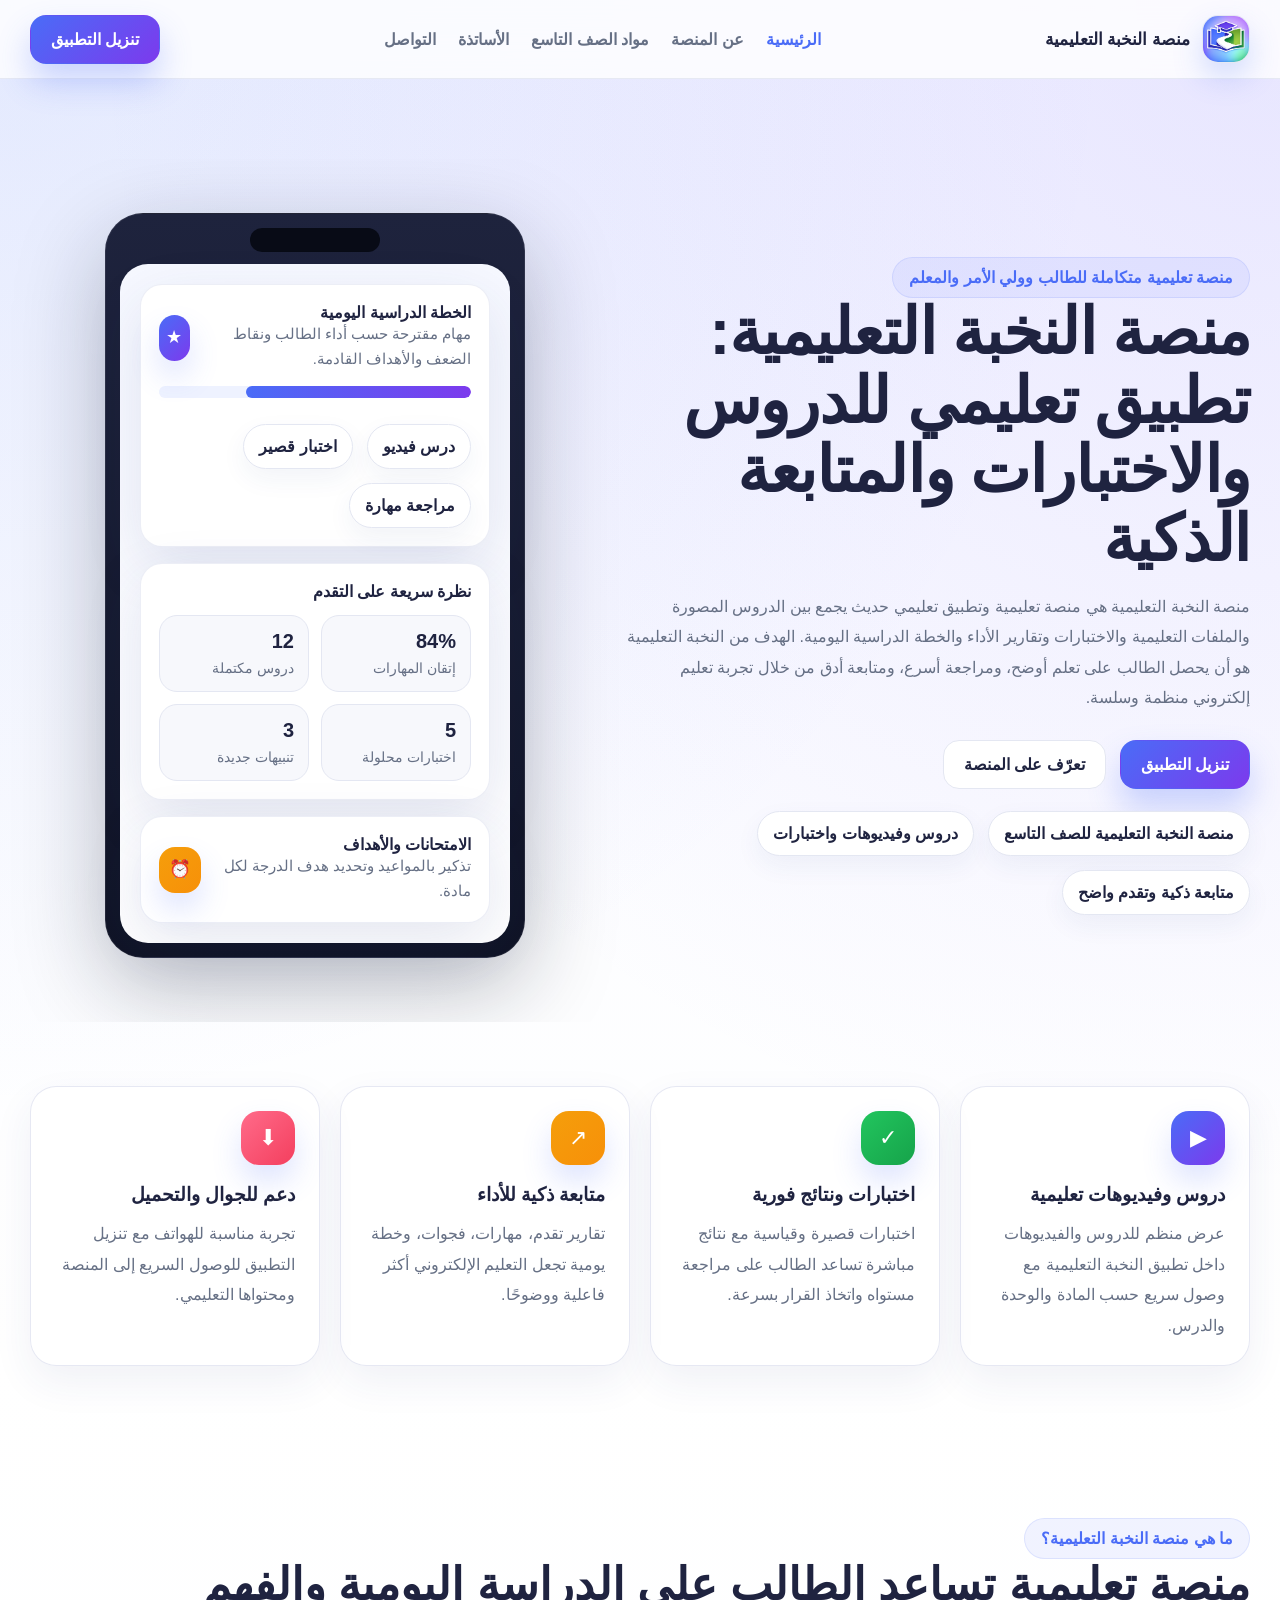
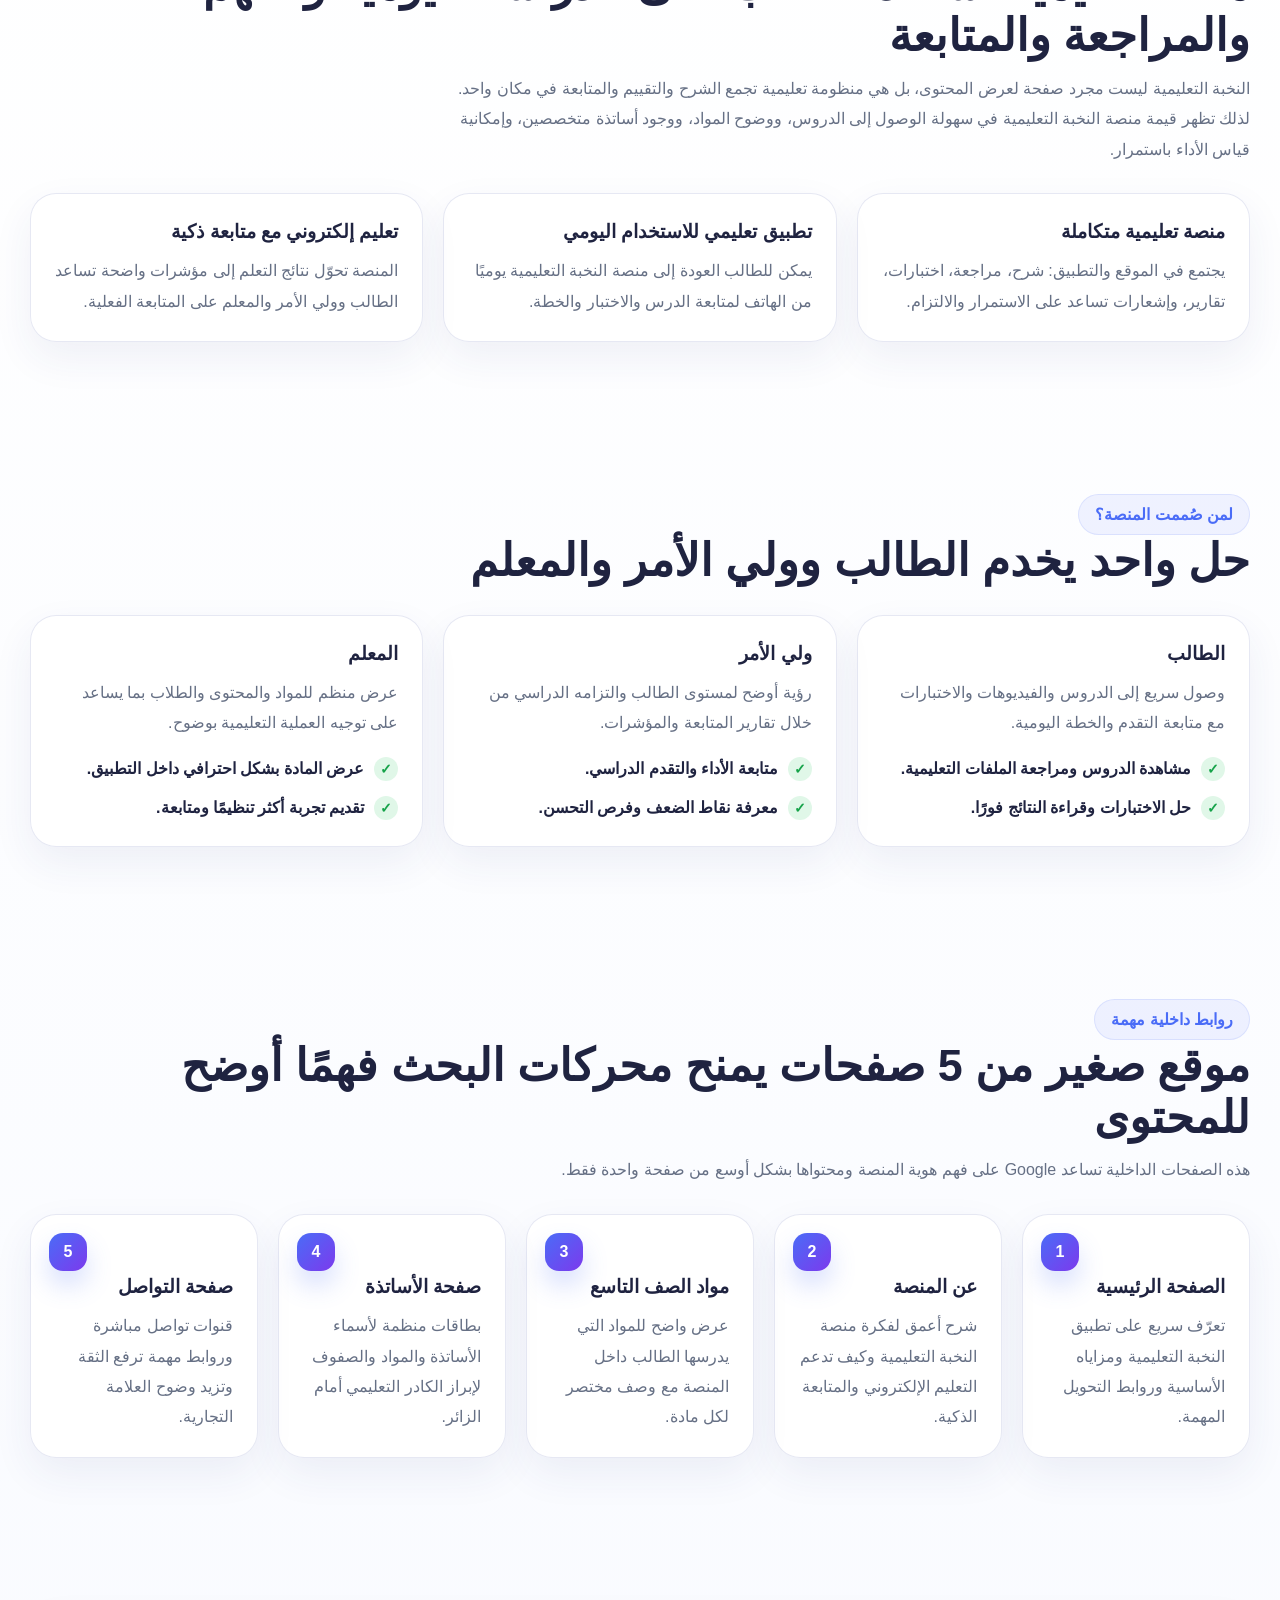
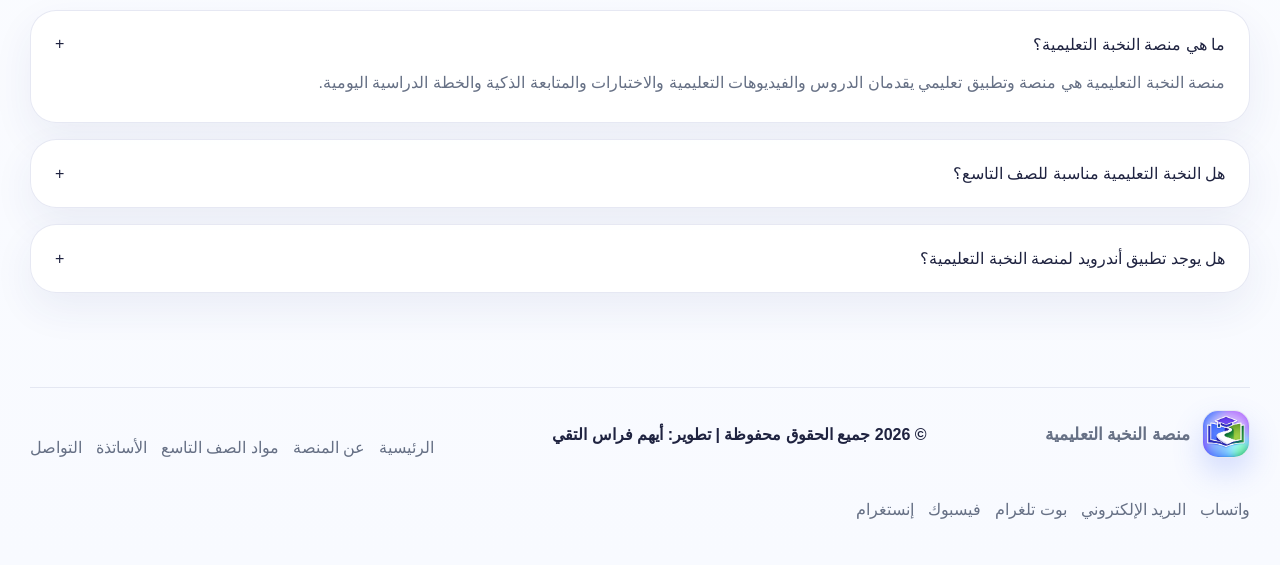
<file: index.html>
<!DOCTYPE html>
<html lang="ar" dir="rtl">
<head>
  <meta charset="UTF-8" />
  <meta name="viewport" content="width=device-width, initial-scale=1.0" />
  <title>منصة النخبة التعليمية | تطبيق تعليمي للدروس والاختبارات والمتابعة الذكية</title>
  <meta name="description" content="منصة النخبة التعليمية هي منصة وتطبيق تعليمي حديث يوفّر الدروس والفيديوهات التعليمية والاختبارات وتتبع التقدم والخطة الدراسية اليومية والمتابعة الذكية للطلاب." />
  <meta name="robots" content="index, follow, max-image-preview:large" />
  <meta name="theme-color" content="#4A6CF7" />
  <meta name="author" content="أيهم فراس التقي" />
  <link rel="canonical" href="https://alnokhbaeducation.com/" />
  <link rel="icon" type="image/jpeg" href="assets/images/logo.png" />
  <meta property="og:locale" content="ar_AR" />
  <meta property="og:type" content="website" />
  <meta property="og:title" content="منصة النخبة التعليمية | تطبيق تعليمي للدروس والاختبارات والمتابعة الذكية" />
  <meta property="og:description" content="منصة النخبة التعليمية هي منصة وتطبيق تعليمي حديث يوفّر الدروس والفيديوهات التعليمية والاختبارات وتتبع التقدم والخطة الدراسية اليومية والمتابعة الذكية للطلاب." />
  <meta property="og:url" content="https://alnokhbaeducation.com/" />
  <meta property="og:site_name" content="منصة النخبة التعليمية" />
  <meta property="og:image" content="https://alnokhbaeducation.com/assets/images/logo.png" />
  <meta property="og:image:alt" content="شعار منصة النخبة التعليمية" />
  <meta name="twitter:card" content="summary_large_image" />
  <meta name="twitter:title" content="منصة النخبة التعليمية | تطبيق تعليمي للدروس والاختبارات والمتابعة الذكية" />
  <meta name="twitter:description" content="منصة النخبة التعليمية هي منصة وتطبيق تعليمي حديث يوفّر الدروس والفيديوهات التعليمية والاختبارات وتتبع التقدم والخطة الدراسية اليومية والمتابعة الذكية للطلاب." />
  <meta name="twitter:image" content="https://alnokhbaeducation.com/assets/images/logo.png" />
  <link rel="stylesheet" href="assets/css/styles.css" />

  <script type="application/ld+json">
  {
    "@context": "https://schema.org",
    "@graph": [
      {
        "@type": "EducationalOrganization",
        "name": "منصة النخبة التعليمية",
        "alternateName": ["النخبة التعليمية", "النخبة"],
        "url": "https://alnokhbaeducation.com/",
        "logo": "https://alnokhbaeducation.com/assets/images/logo.png",
        "description": "منصة النخبة التعليمية هي منصة وتطبيق تعليمي حديث يوفّر الدروس والفيديوهات التعليمية والاختبارات والمتابعة الذكية للطلاب.",
        "inLanguage": "ar"
      },
      {
        "@type": "WebSite",
        "name": "منصة النخبة التعليمية",
        "url": "https://alnokhbaeducation.com/",
        "inLanguage": "ar"
      },
      {
        "@type": "WebPage",
        "name": "منصة النخبة التعليمية | تطبيق تعليمي للدروس والاختبارات والمتابعة الذكية",
        "url": "https://alnokhbaeducation.com/",
        "description": "منصة النخبة التعليمية هي منصة وتطبيق تعليمي حديث يوفّر الدروس والفيديوهات التعليمية والاختبارات وتتبع التقدم والخطة الدراسية اليومية والمتابعة الذكية للطلاب.",
        "inLanguage": "ar"
      }
      ,
      {
        "@type": "FAQPage",
        "mainEntity": [
          {"@type":"Question","name":"ما هي منصة النخبة التعليمية؟","acceptedAnswer":{"@type":"Answer","text":"منصة النخبة التعليمية هي منصة وتطبيق تعليمي يقدمان الدروس والفيديوهات والاختبارات والمتابعة الذكية وخطة الدراسة اليومية للطلاب."}},
          {"@type":"Question","name":"هل منصة النخبة التعليمية مناسبة للصف التاسع؟","acceptedAnswer":{"@type":"Answer","text":"نعم، تعرض المنصة مواد الصف التاسع بشكل منظم مع أساتذة متخصصين واختبارات وتقارير متابعة."}},
          {"@type":"Question","name":"هل يوجد تطبيق أندرويد لمنصة النخبة التعليمية؟","acceptedAnswer":{"@type":"Answer","text":"نعم، يمكن تنزيل تطبيق منصة النخبة التعليمية واستخدامه للوصول إلى الدروس والاختبارات والمتابعة من الهاتف."}}
        ]
      }
    ]
  }
  </script>
</head>
<body>
  <header class="topbar">
    <div class="container">
      <nav class="nav" aria-label="التنقل الرئيسي">
        <a href="index.html" class="brand" aria-label="العودة إلى الصفحة الرئيسية">
          <span class="brand-mark"><img src="assets/images/logo.png" alt="شعار منصة النخبة التعليمية" /></span>
          <span>منصة النخبة التعليمية</span>
        </a>
        <div class="nav-links"><a href="index.html" class="active">الرئيسية</a><a href="about.html" class="">عن المنصة</a><a href="subjects.html" class="">مواد الصف التاسع</a><a href="teachers.html" class="">الأساتذة</a><a href="contact.html" class="">التواصل</a></div>
        <div class="nav-actions">
          <a class="btn btn-primary hidden-mobile" href="https://pub-e38172bdcd4147c8b03109bd570bbd51.r2.dev/app-release.apk" target="_blank" rel="noopener">تنزيل التطبيق</a>
          <button class="menu-btn" id="menuBtn" aria-label="فتح القائمة" aria-expanded="false">☰</button>
        </div>
      </nav>
      <div class="mobile-nav" id="mobileNav"><div class="nav-links"><a href="index.html" class="active">الرئيسية</a><a href="about.html" class="">عن المنصة</a><a href="subjects.html" class="">مواد الصف التاسع</a><a href="teachers.html" class="">الأساتذة</a><a href="contact.html" class="">التواصل</a><a class="btn btn-primary" href="https://pub-e38172bdcd4147c8b03109bd570bbd51.r2.dev/app-release.apk" target="_blank" rel="noopener">تنزيل التطبيق</a></div></div>
    </div>
  </header>
  <main>
    <section class="page-hero">
      <div class="container"></div>
    </section>

    <section class="hero">
      <div class="container hero-grid">
        <div>
          <span class="eyebrow">منصة تعليمية متكاملة للطالب وولي الأمر والمعلم</span>
          <h1>منصة النخبة التعليمية: تطبيق تعليمي للدروس والاختبارات والمتابعة الذكية</h1>
          <p>
            منصة النخبة التعليمية هي منصة تعليمية وتطبيق تعليمي حديث يجمع بين الدروس المصورة والملفات التعليمية والاختبارات وتقارير الأداء والخطة الدراسية اليومية.
            الهدف من النخبة التعليمية هو أن يحصل الطالب على تعلم أوضح، ومراجعة أسرع، ومتابعة أدق من خلال تجربة تعليم إلكتروني منظمة وسلسة.
          </p>
          <div class="hero-actions">
            <a class="btn btn-primary" href="https://pub-e38172bdcd4147c8b03109bd570bbd51.r2.dev/app-release.apk" target="_blank" rel="noopener">تنزيل التطبيق</a>
            <a class="btn btn-soft" href="about.html">تعرّف على المنصة</a>
          </div>
          <div class="hero-meta">
            <span class="pill">منصة النخبة التعليمية للصف التاسع</span>
            <span class="pill">دروس وفيديوهات واختبارات</span>
            <span class="pill">متابعة ذكية وتقدم واضح</span>
          </div>
        </div>
        <div>
          <div class="phone" aria-label="معاينة تطبيق منصة النخبة التعليمية">
            <div class="phone-notch"></div>
            <div class="phone-screen">
              <div class="screen-card">
                <div class="screen-row">
                  <div>
                    <div class="screen-title">الخطة الدراسية اليومية</div>
                    <div class="screen-muted">مهام مقترحة حسب أداء الطالب ونقاط الضعف والأهداف القادمة.</div>
                  </div>
                  <div class="icon" style="margin:0;width:46px;height:46px;border-radius:16px;font-size:1.1rem;">★</div>
                </div>
                <div class="progress"><span style="width:72%"></span></div>
                <div class="badge-row">
                  <span class="subject-pill">درس فيديو</span>
                  <span class="subject-pill">اختبار قصير</span>
                  <span class="subject-pill">مراجعة مهارة</span>
                </div>
              </div>
              <div class="screen-card">
                <div class="screen-title">نظرة سريعة على التقدم</div>
                <div class="mini-grid">
                  <div class="mini-item"><b>84%</b><span>إتقان المهارات</span></div>
                  <div class="mini-item"><b>12</b><span>دروس مكتملة</span></div>
                  <div class="mini-item"><b>5</b><span>اختبارات محلولة</span></div>
                  <div class="mini-item"><b>3</b><span>تنبيهات جديدة</span></div>
                </div>
              </div>
              <div class="screen-card">
                <div class="screen-row">
                  <div>
                    <div class="screen-title">الامتحانات والأهداف</div>
                    <div class="screen-muted">تذكير بالمواعيد وتحديد هدف الدرجة لكل مادة.</div>
                  </div>
                  <div class="icon warning" style="margin:0;width:46px;height:46px;border-radius:16px;font-size:1.1rem;">⏰</div>
                </div>
              </div>
            </div>
          </div>
        </div>
      </div>
    </section>

    <section class="section-sm">
      <div class="container cards-4">
        <article class="card">
          <div class="icon">▶</div>
          <h3>دروس وفيديوهات تعليمية</h3>
          <p>عرض منظم للدروس والفيديوهات داخل تطبيق النخبة التعليمية مع وصول سريع حسب المادة والوحدة والدرس.</p>
        </article>
        <article class="card">
          <div class="icon success">✓</div>
          <h3>اختبارات ونتائج فورية</h3>
          <p>اختبارات قصيرة وقياسية مع نتائج مباشرة تساعد الطالب على مراجعة مستواه واتخاذ القرار بسرعة.</p>
        </article>
        <article class="card">
          <div class="icon warning">↗</div>
          <h3>متابعة ذكية للأداء</h3>
          <p>تقارير تقدم، مهارات، فجوات، وخطة يومية تجعل التعليم الإلكتروني أكثر فاعلية ووضوحًا.</p>
        </article>
        <article class="card">
          <div class="icon pink">⬇</div>
          <h3>دعم للجوال والتحميل</h3>
          <p>تجربة مناسبة للهواتف مع تنزيل التطبيق للوصول السريع إلى المنصة ومحتواها التعليمي.</p>
        </article>
      </div>
    </section>

    <section class="section">
      <div class="container section-head">
        <div class="section-tag">ما هي منصة النخبة التعليمية؟</div>
        <h2>منصة تعليمية تساعد الطالب على الدراسة اليومية والفهم والمراجعة والمتابعة</h2>
        <p>
          النخبة التعليمية ليست مجرد صفحة لعرض المحتوى، بل هي منظومة تعليمية تجمع الشرح والتقييم والمتابعة في مكان واحد.
          لذلك تظهر قيمة منصة النخبة التعليمية في سهولة الوصول إلى الدروس، ووضوح المواد، ووجود أساتذة متخصصين، وإمكانية قياس الأداء باستمرار.
        </p>
      </div>
      <div class="container cards-3">
        <article class="info-card">
          <h3>منصة تعليمية متكاملة</h3>
          <p>يجتمع في الموقع والتطبيق: شرح، مراجعة، اختبارات، تقارير، وإشعارات تساعد على الاستمرار والالتزام.</p>
        </article>
        <article class="info-card">
          <h3>تطبيق تعليمي للاستخدام اليومي</h3>
          <p>يمكن للطالب العودة إلى منصة النخبة التعليمية يوميًا من الهاتف لمتابعة الدرس والاختبار والخطة.</p>
        </article>
        <article class="info-card">
          <h3>تعليم إلكتروني مع متابعة ذكية</h3>
          <p>المنصة تحوّل نتائج التعلم إلى مؤشرات واضحة تساعد الطالب وولي الأمر والمعلم على المتابعة الفعلية.</p>
        </article>
      </div>
    </section>

    <section class="section-sm">
      <div class="container section-head">
        <div class="section-tag">لمن صُممت المنصة؟</div>
        <h2>حل واحد يخدم الطالب وولي الأمر والمعلم</h2>
      </div>
      <div class="container cards-3">
        <article class="card">
          <h3>الطالب</h3>
          <p>وصول سريع إلى الدروس والفيديوهات والاختبارات مع متابعة التقدم والخطة اليومية.</p>
          <ul class="list">
            <li><span class="check">✓</span><span>مشاهدة الدروس ومراجعة الملفات التعليمية.</span></li>
            <li><span class="check">✓</span><span>حل الاختبارات وقراءة النتائج فورًا.</span></li>
          </ul>
        </article>
        <article class="card">
          <h3>ولي الأمر</h3>
          <p>رؤية أوضح لمستوى الطالب والتزامه الدراسي من خلال تقارير المتابعة والمؤشرات.</p>
          <ul class="list">
            <li><span class="check">✓</span><span>متابعة الأداء والتقدم الدراسي.</span></li>
            <li><span class="check">✓</span><span>معرفة نقاط الضعف وفرص التحسن.</span></li>
          </ul>
        </article>
        <article class="card">
          <h3>المعلم</h3>
          <p>عرض منظم للمواد والمحتوى والطلاب بما يساعد على توجيه العملية التعليمية بوضوح.</p>
          <ul class="list">
            <li><span class="check">✓</span><span>عرض المادة بشكل احترافي داخل التطبيق.</span></li>
            <li><span class="check">✓</span><span>تقديم تجربة أكثر تنظيمًا ومتابعة.</span></li>
          </ul>
        </article>
      </div>
    </section>

    <section class="section">
      <div class="container section-head">
        <div class="section-tag">روابط داخلية مهمة</div>
        <h2>موقع صغير من 5 صفحات يمنح محركات البحث فهمًا أوضح للمحتوى</h2>
        <p>هذه الصفحات الداخلية تساعد Google على فهم هوية المنصة ومحتواها بشكل أوسع من صفحة واحدة فقط.</p>
      </div>
      <div class="container timeline">
        <article class="timeline-card" data-step="1"><h3>الصفحة الرئيسية</h3><p>تعرّف سريع على تطبيق النخبة التعليمية ومزاياه الأساسية وروابط التحويل المهمة.</p></article>
        <article class="timeline-card" data-step="2"><h3>عن المنصة</h3><p>شرح أعمق لفكرة منصة النخبة التعليمية وكيف تدعم التعليم الإلكتروني والمتابعة الذكية.</p></article>
        <article class="timeline-card" data-step="3"><h3>مواد الصف التاسع</h3><p>عرض واضح للمواد التي يدرسها الطالب داخل المنصة مع وصف مختصر لكل مادة.</p></article>
        <article class="timeline-card" data-step="4"><h3>صفحة الأساتذة</h3><p>بطاقات منظمة لأسماء الأساتذة والمواد والصفوف لإبراز الكادر التعليمي أمام الزائر.</p></article>
        <article class="timeline-card" data-step="5"><h3>صفحة التواصل</h3><p>قنوات تواصل مباشرة وروابط مهمة ترفع الثقة وتزيد وضوح العلامة التجارية.</p></article>
      </div>
    </section>

    <section class="section-sm">
      <div class="container faq-list">
        <details class="faq-item" open>
          <summary><span>ما هي منصة النخبة التعليمية؟</span><span>+</span></summary>
          <div class="faq-answer"><p>منصة النخبة التعليمية هي منصة وتطبيق تعليمي يقدمان الدروس والفيديوهات التعليمية والاختبارات والمتابعة الذكية والخطة الدراسية اليومية.</p></div>
        </details>
        <details class="faq-item">
          <summary><span>هل النخبة التعليمية مناسبة للصف التاسع؟</span><span>+</span></summary>
          <div class="faq-answer"><p>نعم، المنصة تعرض مواد الصف التاسع مع أساتذة متخصصين ومحتوى منظم يساعد على المراجعة والمتابعة والاختبار.</p></div>
        </details>
        <details class="faq-item">
          <summary><span>هل يوجد تطبيق أندرويد لمنصة النخبة التعليمية؟</span><span>+</span></summary>
          <div class="faq-answer"><p>نعم، يمكن تنزيل تطبيق منصة النخبة التعليمية من الرابط المباشر واستخدامه للوصول إلى المحتوى التعليمي من الهاتف.</p></div>
        </details>
      </div>
    </section>

  </main>
  <footer class="footer">
    <div class="container footer-box">
      <div class="brand">
        <span class="brand-mark"><img src="assets/images/logo.png" alt="شعار منصة النخبة التعليمية" /></span>
        <span>منصة النخبة التعليمية</span>
      </div>
      <div class="text-strong">© <span id="year"></span> جميع الحقوق محفوظة | تطوير: أيهم فراس التقي</div>
      <div class="contact-links"><a href="index.html">الرئيسية</a><a href="about.html">عن المنصة</a><a href="subjects.html">مواد الصف التاسع</a><a href="teachers.html">الأساتذة</a><a href="contact.html">التواصل</a></div>
      <div class="contact-links"><a href="https://wa.me/963953668822" target="_blank" rel="noopener">واتساب</a><a href="mailto:alnokhbaeducation@gmail.com" target="_blank" rel="noopener">البريد الإلكتروني</a><a href="https://t.me/NokhbaTechnicalBot" target="_blank" rel="noopener">بوت تلغرام</a><a href="https://www.facebook.com/share/1Qem5GpYRY/" target="_blank" rel="noopener">فيسبوك</a><a href="https://www.instagram.com/alnokhbaeducation?igsh=MXB6eGl1bzdsa2p1YQ==" target="_blank" rel="noopener">إنستغرام</a></div>
    </div>
  </footer>
  <script src="assets/js/app.js"></script>
</body>
</html>
</file>
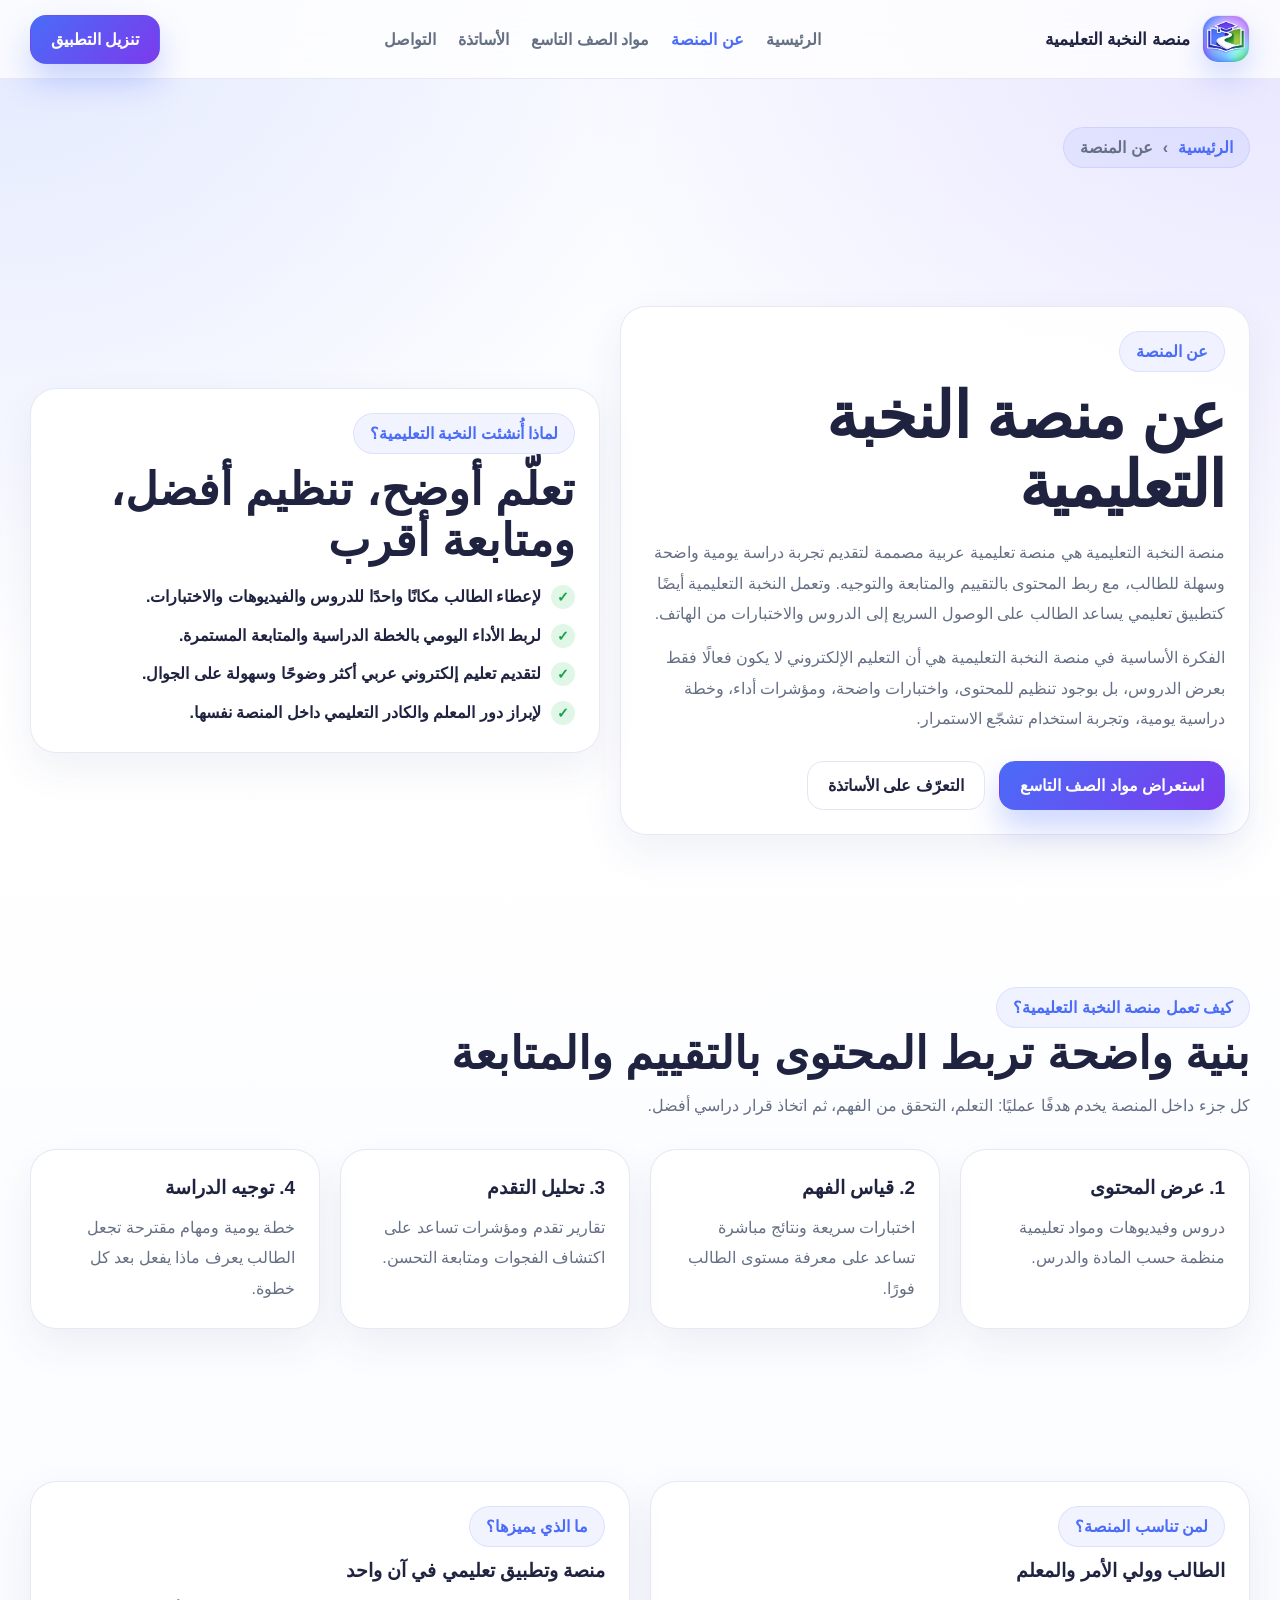
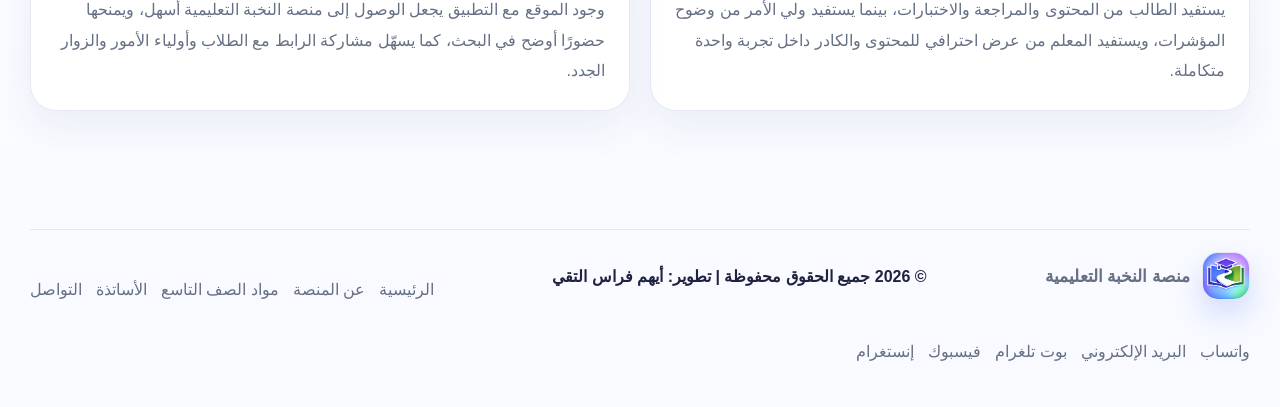
<file: about.html>
<!DOCTYPE html>
<html lang="ar" dir="rtl">
<head>
  <meta charset="UTF-8" />
  <meta name="viewport" content="width=device-width, initial-scale=1.0" />
  <title>عن منصة النخبة التعليمية | منصة تعليمية وتطبيق تعليمي للصف التاسع</title>
  <meta name="description" content="تعرّف على منصة النخبة التعليمية: منصة تعليمية وتطبيق تعليمي يركزان على الدروس والاختبارات والمتابعة الذكية لطلاب الصف التاسع." />
  <meta name="robots" content="index, follow, max-image-preview:large" />
  <meta name="theme-color" content="#4A6CF7" />
  <meta name="author" content="أيهم فراس التقي" />
  <link rel="canonical" href="https://alnokhbaeducation.com/about.html" />
  <link rel="icon" type="image/jpeg" href="assets/images/logo.png" />
  <meta property="og:locale" content="ar_AR" />
  <meta property="og:type" content="website" />
  <meta property="og:title" content="عن منصة النخبة التعليمية | منصة تعليمية وتطبيق تعليمي للصف التاسع" />
  <meta property="og:description" content="تعرّف على منصة النخبة التعليمية: منصة تعليمية وتطبيق تعليمي يركزان على الدروس والاختبارات والمتابعة الذكية لطلاب الصف التاسع." />
  <meta property="og:url" content="https://alnokhbaeducation.com/about.html" />
  <meta property="og:site_name" content="منصة النخبة التعليمية" />
  <meta property="og:image" content="https://alnokhbaeducation.com/assets/images/logo.png" />
  <meta property="og:image:alt" content="شعار منصة النخبة التعليمية" />
  <meta name="twitter:card" content="summary_large_image" />
  <meta name="twitter:title" content="عن منصة النخبة التعليمية | منصة تعليمية وتطبيق تعليمي للصف التاسع" />
  <meta name="twitter:description" content="تعرّف على منصة النخبة التعليمية: منصة تعليمية وتطبيق تعليمي يركزان على الدروس والاختبارات والمتابعة الذكية لطلاب الصف التاسع." />
  <meta name="twitter:image" content="https://alnokhbaeducation.com/assets/images/logo.png" />
  <link rel="stylesheet" href="assets/css/styles.css" />

  <script type="application/ld+json">
  {
    "@context": "https://schema.org",
    "@graph": [
      {
        "@type": "EducationalOrganization",
        "name": "منصة النخبة التعليمية",
        "alternateName": ["النخبة التعليمية", "النخبة"],
        "url": "https://alnokhbaeducation.com/",
        "logo": "https://alnokhbaeducation.com/assets/images/logo.png",
        "description": "منصة النخبة التعليمية هي منصة وتطبيق تعليمي حديث يوفّر الدروس والفيديوهات التعليمية والاختبارات والمتابعة الذكية للطلاب.",
        "inLanguage": "ar"
      },
      {
        "@type": "WebSite",
        "name": "منصة النخبة التعليمية",
        "url": "https://alnokhbaeducation.com/",
        "inLanguage": "ar"
      },
      {
        "@type": "WebPage",
        "name": "عن منصة النخبة التعليمية | منصة تعليمية وتطبيق تعليمي للصف التاسع",
        "url": "https://alnokhbaeducation.com/about.html",
        "description": "تعرّف على منصة النخبة التعليمية: منصة تعليمية وتطبيق تعليمي يركزان على الدروس والاختبارات والمتابعة الذكية لطلاب الصف التاسع.",
        "inLanguage": "ar"
      }
      ,
      {
        "@type": "BreadcrumbList",
        "itemListElement": [
          {"@type": "ListItem", "position": 1, "name": "الرئيسية", "item": "https://alnokhbaeducation.com/"},
          {"@type": "ListItem", "position": 2, "name": "عن المنصة", "item": "https://alnokhbaeducation.com/about.html"}
        ]
      }
    ]
  }
  </script>
</head>
<body>
  <header class="topbar">
    <div class="container">
      <nav class="nav" aria-label="التنقل الرئيسي">
        <a href="index.html" class="brand" aria-label="العودة إلى الصفحة الرئيسية">
          <span class="brand-mark"><img src="assets/images/logo.png" alt="شعار منصة النخبة التعليمية" /></span>
          <span>منصة النخبة التعليمية</span>
        </a>
        <div class="nav-links"><a href="index.html" class="">الرئيسية</a><a href="about.html" class="active">عن المنصة</a><a href="subjects.html" class="">مواد الصف التاسع</a><a href="teachers.html" class="">الأساتذة</a><a href="contact.html" class="">التواصل</a></div>
        <div class="nav-actions">
          <a class="btn btn-primary hidden-mobile" href="https://pub-e38172bdcd4147c8b03109bd570bbd51.r2.dev/app-release.apk" target="_blank" rel="noopener">تنزيل التطبيق</a>
          <button class="menu-btn" id="menuBtn" aria-label="فتح القائمة" aria-expanded="false">☰</button>
        </div>
      </nav>
      <div class="mobile-nav" id="mobileNav"><div class="nav-links"><a href="index.html" class="">الرئيسية</a><a href="about.html" class="active">عن المنصة</a><a href="subjects.html" class="">مواد الصف التاسع</a><a href="teachers.html" class="">الأساتذة</a><a href="contact.html" class="">التواصل</a><a class="btn btn-primary" href="https://pub-e38172bdcd4147c8b03109bd570bbd51.r2.dev/app-release.apk" target="_blank" rel="noopener">تنزيل التطبيق</a></div></div>
    </div>
  </header>
  <main>
    <section class="page-hero">
      <div class="container"><div class="breadcrumbs"><a href="index.html">الرئيسية</a><span>›</span><span>عن المنصة</span></div></div>
    </section>

    <section class="section">
      <div class="container split">
        <article class="page-panel">
          <div class="section-tag kicker">عن المنصة</div>
          <h1>عن منصة النخبة التعليمية</h1>
          <p>
            منصة النخبة التعليمية هي منصة تعليمية عربية مصممة لتقديم تجربة دراسة يومية واضحة وسهلة للطالب، مع ربط المحتوى بالتقييم والمتابعة والتوجيه.
            وتعمل النخبة التعليمية أيضًا كتطبيق تعليمي يساعد الطالب على الوصول السريع إلى الدروس والاختبارات من الهاتف.
          </p>
          <p>
            الفكرة الأساسية في منصة النخبة التعليمية هي أن التعليم الإلكتروني لا يكون فعالًا فقط بعرض الدروس، بل بوجود تنظيم للمحتوى،
            واختبارات واضحة، ومؤشرات أداء، وخطة دراسية يومية، وتجربة استخدام تشجّع الاستمرار.
          </p>
          <div class="inline-actions">
            <a class="btn btn-primary" href="subjects.html">استعراض مواد الصف التاسع</a>
            <a class="btn btn-soft" href="teachers.html">التعرّف على الأساتذة</a>
          </div>
        </article>
        <article class="page-panel">
          <div class="section-tag kicker">لماذا أُنشئت النخبة التعليمية؟</div>
          <h2>تعلّم أوضح، تنظيم أفضل، ومتابعة أقرب</h2>
          <ul class="list">
            <li><span class="check">✓</span><span>لإعطاء الطالب مكانًا واحدًا للدروس والفيديوهات والاختبارات.</span></li>
            <li><span class="check">✓</span><span>لربط الأداء اليومي بالخطة الدراسية والمتابعة المستمرة.</span></li>
            <li><span class="check">✓</span><span>لتقديم تعليم إلكتروني عربي أكثر وضوحًا وسهولة على الجوال.</span></li>
            <li><span class="check">✓</span><span>لإبراز دور المعلم والكادر التعليمي داخل المنصة نفسها.</span></li>
          </ul>
        </article>
      </div>
    </section>

    <section class="section-sm">
      <div class="container section-head">
        <div class="section-tag">كيف تعمل منصة النخبة التعليمية؟</div>
        <h2>بنية واضحة تربط المحتوى بالتقييم والمتابعة</h2>
        <p>كل جزء داخل المنصة يخدم هدفًا عمليًا: التعلم، التحقق من الفهم، ثم اتخاذ قرار دراسي أفضل.</p>
      </div>
      <div class="container cards-4">
        <article class="card"><h3>1. عرض المحتوى</h3><p>دروس وفيديوهات ومواد تعليمية منظمة حسب المادة والدرس.</p></article>
        <article class="card"><h3>2. قياس الفهم</h3><p>اختبارات سريعة ونتائج مباشرة تساعد على معرفة مستوى الطالب فورًا.</p></article>
        <article class="card"><h3>3. تحليل التقدم</h3><p>تقارير تقدم ومؤشرات تساعد على اكتشاف الفجوات ومتابعة التحسن.</p></article>
        <article class="card"><h3>4. توجيه الدراسة</h3><p>خطة يومية ومهام مقترحة تجعل الطالب يعرف ماذا يفعل بعد كل خطوة.</p></article>
      </div>
    </section>

    <section class="section">
      <div class="container cards-2">
        <article class="info-card">
          <div class="section-tag kicker">لمن تناسب المنصة؟</div>
          <h3>الطالب وولي الأمر والمعلم</h3>
          <p>
            يستفيد الطالب من المحتوى والمراجعة والاختبارات، بينما يستفيد ولي الأمر من وضوح المؤشرات،
            ويستفيد المعلم من عرض احترافي للمحتوى والكادر داخل تجربة واحدة متكاملة.
          </p>
        </article>
        <article class="info-card">
          <div class="section-tag kicker">ما الذي يميزها؟</div>
          <h3>منصة وتطبيق تعليمي في آن واحد</h3>
          <p>
            وجود الموقع مع التطبيق يجعل الوصول إلى منصة النخبة التعليمية أسهل، ويمنحها حضورًا أوضح في البحث،
            كما يسهّل مشاركة الرابط مع الطلاب وأولياء الأمور والزوار الجدد.
          </p>
        </article>
      </div>
    </section>

  </main>
  <footer class="footer">
    <div class="container footer-box">
      <div class="brand">
        <span class="brand-mark"><img src="assets/images/logo.png" alt="شعار منصة النخبة التعليمية" /></span>
        <span>منصة النخبة التعليمية</span>
      </div>
      <div class="text-strong">© <span id="year"></span> جميع الحقوق محفوظة | تطوير: أيهم فراس التقي</div>
      <div class="contact-links"><a href="index.html">الرئيسية</a><a href="about.html">عن المنصة</a><a href="subjects.html">مواد الصف التاسع</a><a href="teachers.html">الأساتذة</a><a href="contact.html">التواصل</a></div>
      <div class="contact-links"><a href="https://wa.me/963953668822" target="_blank" rel="noopener">واتساب</a><a href="mailto:alnokhbaeducation@gmail.com" target="_blank" rel="noopener">البريد الإلكتروني</a><a href="https://t.me/NokhbaTechnicalBot" target="_blank" rel="noopener">بوت تلغرام</a><a href="https://www.facebook.com/share/1Qem5GpYRY/" target="_blank" rel="noopener">فيسبوك</a><a href="https://www.instagram.com/alnokhbaeducation?igsh=MXB6eGl1bzdsa2p1YQ==" target="_blank" rel="noopener">إنستغرام</a></div>
    </div>
  </footer>
  <script src="assets/js/app.js"></script>
</body>
</html>
</file>
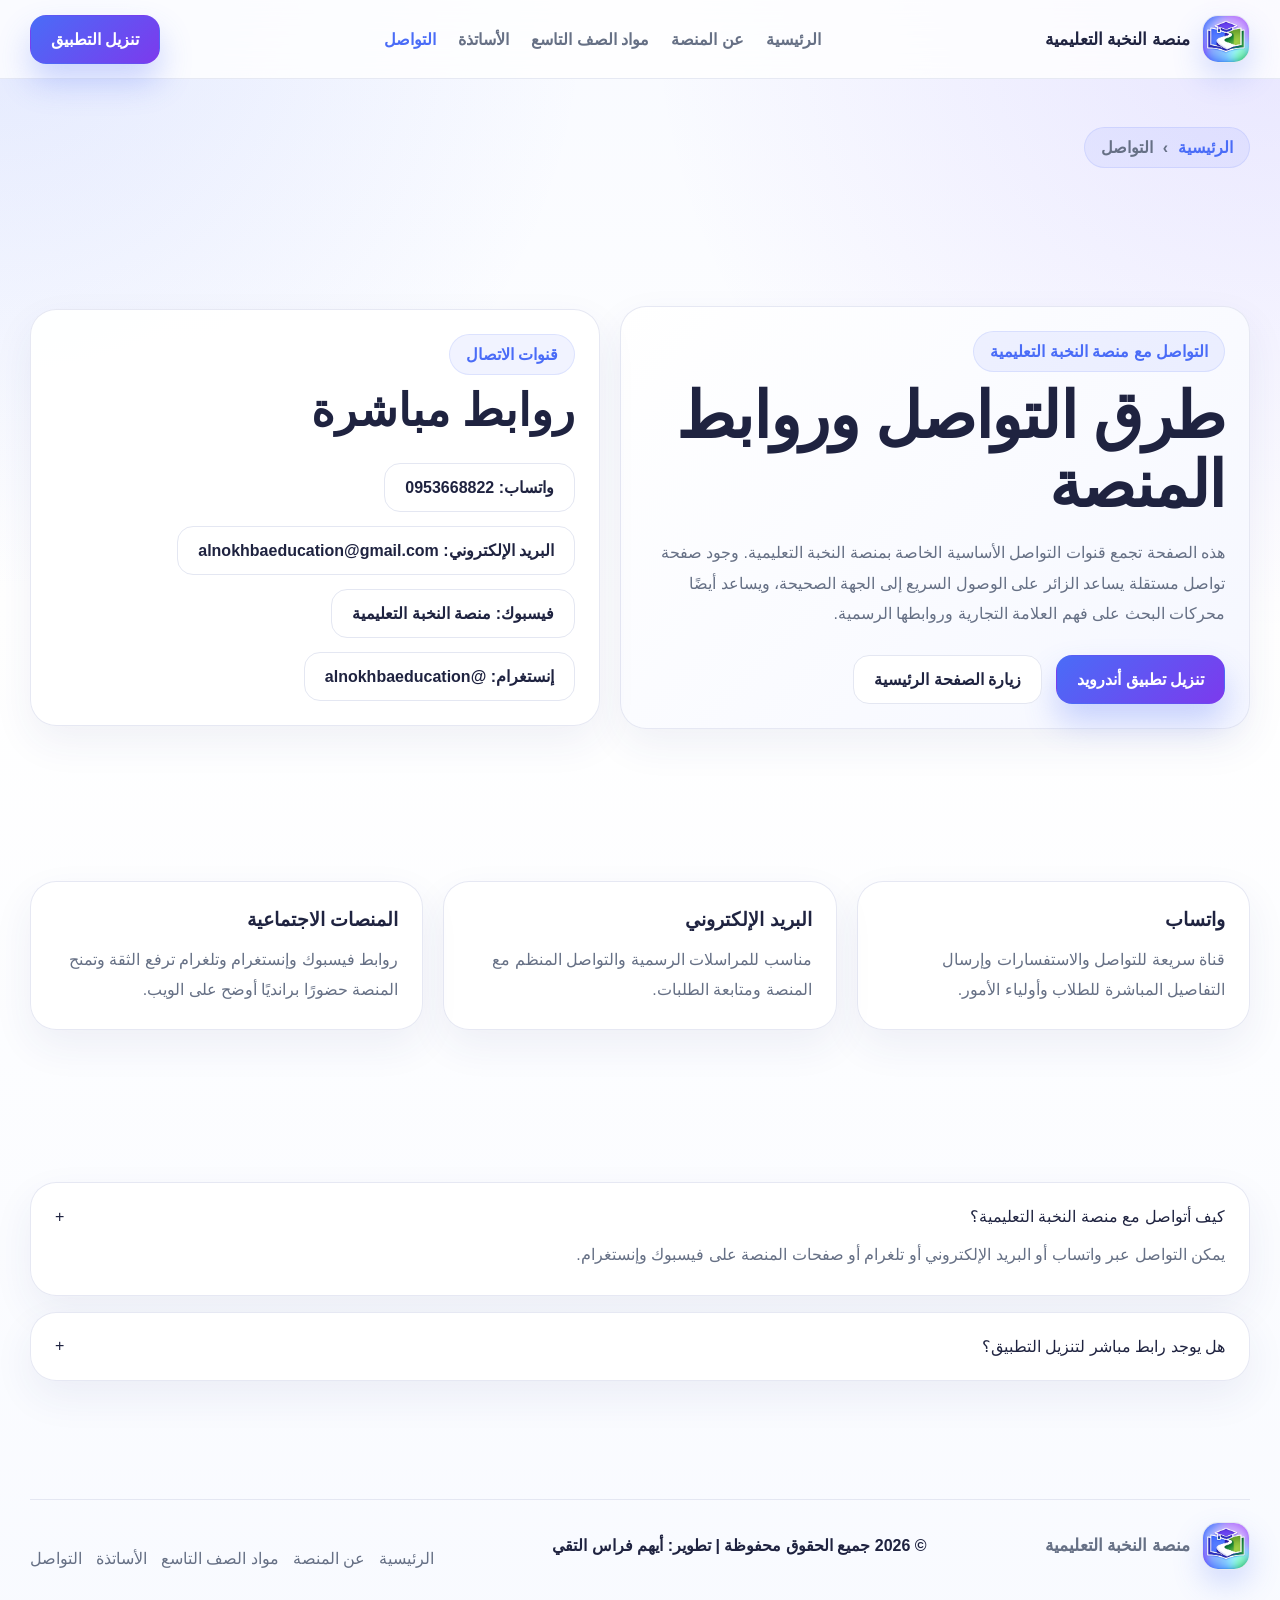
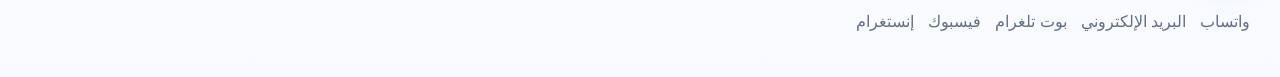
<file: contact.html>
<!DOCTYPE html>
<html lang="ar" dir="rtl">
<head>
  <meta charset="UTF-8" />
  <meta name="viewport" content="width=device-width, initial-scale=1.0" />
  <title>التواصل مع منصة النخبة التعليمية | واتساب وبريد وروابط المنصة</title>
  <meta name="description" content="تواصل مع منصة النخبة التعليمية عبر واتساب والبريد الإلكتروني وتلغرام وفيسبوك وإنستغرام، واحصل على رابط التطبيق مباشرة." />
  <meta name="robots" content="index, follow, max-image-preview:large" />
  <meta name="theme-color" content="#4A6CF7" />
  <meta name="author" content="أيهم فراس التقي" />
  <link rel="canonical" href="https://alnokhbaeducation.com/contact.html" />
  <link rel="icon" type="image/jpeg" href="assets/images/logo.png" />
  <meta property="og:locale" content="ar_AR" />
  <meta property="og:type" content="website" />
  <meta property="og:title" content="التواصل مع منصة النخبة التعليمية | واتساب وبريد وروابط المنصة" />
  <meta property="og:description" content="تواصل مع منصة النخبة التعليمية عبر واتساب والبريد الإلكتروني وتلغرام وفيسبوك وإنستغرام، واحصل على رابط التطبيق مباشرة." />
  <meta property="og:url" content="https://alnokhbaeducation.com/contact.html" />
  <meta property="og:site_name" content="منصة النخبة التعليمية" />
  <meta property="og:image" content="https://alnokhbaeducation.com/assets/images/logo.png" />
  <meta property="og:image:alt" content="شعار منصة النخبة التعليمية" />
  <meta name="twitter:card" content="summary_large_image" />
  <meta name="twitter:title" content="التواصل مع منصة النخبة التعليمية | واتساب وبريد وروابط المنصة" />
  <meta name="twitter:description" content="تواصل مع منصة النخبة التعليمية عبر واتساب والبريد الإلكتروني وتلغرام وفيسبوك وإنستغرام، واحصل على رابط التطبيق مباشرة." />
  <meta name="twitter:image" content="https://alnokhbaeducation.com/assets/images/logo.png" />
  <link rel="stylesheet" href="assets/css/styles.css" />

  <script type="application/ld+json">
  {
    "@context": "https://schema.org",
    "@graph": [
      {
        "@type": "EducationalOrganization",
        "name": "منصة النخبة التعليمية",
        "alternateName": ["النخبة التعليمية", "النخبة"],
        "url": "https://alnokhbaeducation.com/",
        "logo": "https://alnokhbaeducation.com/assets/images/logo.png",
        "description": "منصة النخبة التعليمية هي منصة وتطبيق تعليمي حديث يوفّر الدروس والفيديوهات التعليمية والاختبارات والمتابعة الذكية للطلاب.",
        "inLanguage": "ar"
      },
      {
        "@type": "WebSite",
        "name": "منصة النخبة التعليمية",
        "url": "https://alnokhbaeducation.com/",
        "inLanguage": "ar"
      },
      {
        "@type": "WebPage",
        "name": "التواصل مع منصة النخبة التعليمية | واتساب وبريد وروابط المنصة",
        "url": "https://alnokhbaeducation.com/contact.html",
        "description": "تواصل مع منصة النخبة التعليمية عبر واتساب والبريد الإلكتروني وتلغرام وفيسبوك وإنستغرام، واحصل على رابط التطبيق مباشرة.",
        "inLanguage": "ar"
      }
      ,
      {
        "@type": "BreadcrumbList",
        "itemListElement": [
          {"@type": "ListItem", "position": 1, "name": "الرئيسية", "item": "https://alnokhbaeducation.com/"},
          {"@type": "ListItem", "position": 2, "name": "التواصل", "item": "https://alnokhbaeducation.com/contact.html"}
        ]
      }
    ]
  }
  </script>
</head>
<body>
  <header class="topbar">
    <div class="container">
      <nav class="nav" aria-label="التنقل الرئيسي">
        <a href="index.html" class="brand" aria-label="العودة إلى الصفحة الرئيسية">
          <span class="brand-mark"><img src="assets/images/logo.png" alt="شعار منصة النخبة التعليمية" /></span>
          <span>منصة النخبة التعليمية</span>
        </a>
        <div class="nav-links"><a href="index.html" class="">الرئيسية</a><a href="about.html" class="">عن المنصة</a><a href="subjects.html" class="">مواد الصف التاسع</a><a href="teachers.html" class="">الأساتذة</a><a href="contact.html" class="active">التواصل</a></div>
        <div class="nav-actions">
          <a class="btn btn-primary hidden-mobile" href="https://pub-e38172bdcd4147c8b03109bd570bbd51.r2.dev/app-release.apk" target="_blank" rel="noopener">تنزيل التطبيق</a>
          <button class="menu-btn" id="menuBtn" aria-label="فتح القائمة" aria-expanded="false">☰</button>
        </div>
      </nav>
      <div class="mobile-nav" id="mobileNav"><div class="nav-links"><a href="index.html" class="">الرئيسية</a><a href="about.html" class="">عن المنصة</a><a href="subjects.html" class="">مواد الصف التاسع</a><a href="teachers.html" class="">الأساتذة</a><a href="contact.html" class="active">التواصل</a><a class="btn btn-primary" href="https://pub-e38172bdcd4147c8b03109bd570bbd51.r2.dev/app-release.apk" target="_blank" rel="noopener">تنزيل التطبيق</a></div></div>
    </div>
  </header>
  <main>
    <section class="page-hero">
      <div class="container"><div class="breadcrumbs"><a href="index.html">الرئيسية</a><span>›</span><span>التواصل</span></div></div>
    </section>

    <section class="section">
      <div class="container contact-grid">
        <article class="cta-box">
          <div class="section-tag kicker">التواصل مع منصة النخبة التعليمية</div>
          <h1>طرق التواصل وروابط المنصة</h1>
          <p>
            هذه الصفحة تجمع قنوات التواصل الأساسية الخاصة بمنصة النخبة التعليمية.
            وجود صفحة تواصل مستقلة يساعد الزائر على الوصول السريع إلى الجهة الصحيحة، ويساعد أيضًا محركات البحث على فهم العلامة التجارية وروابطها الرسمية.
          </p>
          <div class="inline-actions">
            <a class="btn btn-primary" href="https://pub-e38172bdcd4147c8b03109bd570bbd51.r2.dev/app-release.apk" target="_blank" rel="noopener">تنزيل تطبيق أندرويد</a>
            <a class="btn btn-soft" href="https://alnokhbaeducation.com/" target="_blank" rel="noopener">زيارة الصفحة الرئيسية</a>
          </div>
        </article>
        <article class="contact-card">
          <div class="section-tag kicker">قنوات الاتصال</div>
          <h2>روابط مباشرة</h2>
          <div class="contact-links">
            <a class="btn btn-soft" href="https://wa.me/963953668822" target="_blank" rel="noopener">واتساب: 
              0953668822
            </a>
            <a class="btn btn-soft" href="mailto:alnokhbaeducation@gmail.com" target="_blank" rel="noopener">البريد الإلكتروني: alnokhbaeducation@gmail.com</a>
            <!-- <a class="btn btn-soft" href="https://t.me/NokhbaTechnicalBot" target="_blank" rel="noopener">بوت تلغرام: منصة النخبة التعليمية</a> -->
            <a class="btn btn-soft" href="https://www.facebook.com/share/1Qem5GpYRY/" target="_blank" rel="noopener">فيسبوك: منصة النخبة التعليمية</a>
            <a class="btn btn-soft" href="https://www.instagram.com/alnokhbaeducation?igsh=MXB6eGl1bzdsa2p1YQ==" target="_blank" rel="noopener">إنستغرام: @alnokhbaeducation</a>
          </div>
        </article>
      </div>
    </section>

    <section class="section-sm">
      <div class="container cards-3">
        <article class="card">
          <h3>واتساب</h3>
          <p>قناة سريعة للتواصل والاستفسارات وإرسال التفاصيل المباشرة للطلاب وأولياء الأمور.</p>
        </article>
        <article class="card">
          <h3>البريد الإلكتروني</h3>
          <p>مناسب للمراسلات الرسمية والتواصل المنظم مع المنصة ومتابعة الطلبات.</p>
        </article>
        <article class="card">
          <h3>المنصات الاجتماعية</h3>
          <p>روابط فيسبوك وإنستغرام وتلغرام ترفع الثقة وتمنح المنصة حضورًا برانديًا أوضح على الويب.</p>
        </article>
      </div>
    </section>

    <section class="section">
      <div class="container faq-list">
        <details class="faq-item" open>
          <summary><span>كيف أتواصل مع منصة النخبة التعليمية؟</span><span>+</span></summary>
          <div class="faq-answer"><p>يمكن التواصل عبر واتساب أو البريد الإلكتروني أو تلغرام أو صفحات المنصة على فيسبوك وإنستغرام.</p></div>
        </details>
        <details class="faq-item">
          <summary><span>هل يوجد رابط مباشر لتنزيل التطبيق؟</span><span>+</span></summary>
          <div class="faq-answer"><p>نعم، توفر المنصة رابطًا مباشرًا لتنزيل تطبيق أندرويد من خلال صفحة التواصل والصفحة الرئيسية.</p></div>
        </details>
        <!-- <details class="faq-item">
          <summary><span>لماذا تعتبر صفحة التواصل مهمة للظهور في البحث؟</span><span>+</span></summary>
          <div class="faq-answer"><p>لأنها توحّد معلومات العلامة التجارية وروابطها الرسمية وتضيف صفحة إضافية واضحة داخل الموقع يمكن لمحركات البحث والزوار فهمها بسهولة.</p></div>
        </details> -->
      </div>
    </section>

  </main>
  <footer class="footer">
    <div class="container footer-box">
      <div class="brand">
        <span class="brand-mark"><img src="assets/images/logo.png" alt="شعار منصة النخبة التعليمية" /></span>
        <span>منصة النخبة التعليمية</span>
      </div>
      <div class="text-strong">© <span id="year"></span> جميع الحقوق محفوظة | تطوير: أيهم فراس التقي</div>
      <div class="contact-links"><a href="index.html">الرئيسية</a><a href="about.html">عن المنصة</a><a href="subjects.html">مواد الصف التاسع</a><a href="teachers.html">الأساتذة</a><a href="contact.html">التواصل</a></div>
      <div class="contact-links"><a href="https://wa.me/963953668822" target="_blank" rel="noopener">واتساب</a><a href="mailto:alnokhbaeducation@gmail.com" target="_blank" rel="noopener">البريد الإلكتروني</a><a href="https://t.me/NokhbaTechnicalBot" target="_blank" rel="noopener">بوت تلغرام</a><a href="https://www.facebook.com/share/1Qem5GpYRY/" target="_blank" rel="noopener">فيسبوك</a><a href="https://www.instagram.com/alnokhbaeducation?igsh=MXB6eGl1bzdsa2p1YQ==" target="_blank" rel="noopener">إنستغرام</a></div>
    </div>
  </footer>
  <script src="assets/js/app.js"></script>
</body>
</html>
</file>
<file: assets/css/styles.css>
:root {
  --primary: #4A6CF7;
  --primary-2: #6C4DFF;
  --secondary: #22C55E;
  --accent: #7C3AED;
  --text: #1F2340;
  --muted: #667085;
  --line: #E4E7F2;
  --surface: rgba(255,255,255,0.92);
  --surface-soft: #F7F8FC;
  --surface-strong: #EEF2FF;
  --shadow: 0 20px 60px rgba(41, 61, 133, 0.12);
  --radius-xl: 30px;
  --radius-lg: 22px;
  --radius-md: 16px;
  --max: 1220px;
}

* { box-sizing: border-box; }
html { scroll-behavior: smooth; }
body {
  margin: 0;
  font-family: "Segoe UI", Tahoma, Arial, sans-serif;
  color: var(--text);
  background:
    radial-gradient(circle at top right, rgba(108, 77, 255, 0.12), transparent 30%),
    radial-gradient(circle at top left, rgba(74, 108, 247, 0.12), transparent 28%),
    linear-gradient(180deg, #F8FAFF 0%, #FFFFFF 36%, #F8FAFF 100%);
}

a { color: inherit; text-decoration: none; }
img { max-width: 100%; display: block; }
.container { width: min(calc(100% - 32px), var(--max)); margin-inline: auto; }
.section { padding: 88px 0; }
.section-sm { padding: 64px 0; }

.topbar {
  position: sticky;
  top: 0;
  z-index: 1000;
  backdrop-filter: blur(18px);
  background: rgba(255,255,255,0.8);
  border-bottom: 1px solid rgba(228, 231, 242, 0.9);
}

.nav {
  min-height: 78px;
  display: flex;
  align-items: center;
  justify-content: space-between;
  gap: 18px;
}

.brand {
  display: inline-flex;
  align-items: center;
  gap: 12px;
  font-weight: 900;
  font-size: 1.05rem;
}

.brand-mark {
  width: 48px;
  height: 48px;
  border-radius: 16px;
  overflow: hidden;
  background: white;
  display: grid;
  place-items: center;
  box-shadow: 0 14px 30px rgba(74,108,247,0.22);
  border: 1px solid rgba(228, 231, 242, 0.9);
  flex-shrink: 0;
}

.brand-mark img {
  width: 100%;
  height: 100%;
  object-fit: cover;
}

.nav-links {
  display: flex;
  align-items: center;
  justify-content: center;
  gap: 22px;
  color: var(--muted);
  font-weight: 700;
  flex-wrap: wrap;
}

.nav-links a:hover,
.nav-links a.active {
  color: var(--primary);
}

.nav-actions {
  display: flex;
  align-items: center;
  gap: 12px;
}

.menu-btn {
  display: none;
  width: 46px;
  height: 46px;
  border-radius: 14px;
  border: 1px solid var(--line);
  background: white;
  font-size: 1.2rem;
  cursor: pointer;
}

.mobile-nav {
  display: none;
  padding: 0 0 18px;
}

.mobile-nav.open { display: block; }
.mobile-nav .nav-links {
  flex-direction: column;
  align-items: stretch;
  gap: 10px;
}

.mobile-nav .nav-links a,
.mobile-nav .nav-links .btn {
  /* background: white; */
  padding: 14px 16px;
  border-radius: 14px;
  border: 1px solid var(--line);
  width: 100%;
  justify-content: center;
}

.btn {
  display: inline-flex;
  align-items: center;
  justify-content: center;
  gap: 10px;
  padding: 14px 20px;
  border-radius: 16px;
  font-weight: 800;
  border: 1px solid transparent;
  transition: transform .2s ease, box-shadow .2s ease, background .2s ease;
  cursor: pointer;
  white-space: nowrap;
}

.btn:hover { transform: translateY(-2px); }

.btn-primary {
  color: white;
  background: linear-gradient(135deg, var(--primary), var(--accent));
  box-shadow: 0 18px 32px rgba(74,108,247,0.28);
}

.btn-soft {
  background: white;
  border-color: var(--line);
  color: var(--text);
}

.hero {
  padding: 54px 0 64px;
  overflow: hidden;
}

.hero-grid,
.split,
.contact-grid,
.two-col,
.cards-2,
.cards-3,
.cards-4,
.teachers-grid,
.metrics-grid,
.subjects-grid,
.timeline,
.footer-grid {
  display: grid;
  gap: 20px;
}

.hero-grid,
.split,
.contact-grid,
.two-col {
  grid-template-columns: 1.05fr .95fr;
  align-items: center;
}

.cards-2 { grid-template-columns: repeat(2, 1fr); }
.cards-3 { grid-template-columns: repeat(3, 1fr); }
.cards-4,
.teachers-grid,
.metrics-grid,
.subjects-grid { grid-template-columns: repeat(4, 1fr); }
.timeline { grid-template-columns: repeat(5, 1fr); }
.footer-grid { grid-template-columns: 1.1fr .9fr; }

.eyebrow,
.section-tag,
.breadcrumbs,
.subject-badge,
.meta-badge {
  display: inline-flex;
  align-items: center;
  gap: 10px;
  padding: 10px 16px;
  border-radius: 999px;
  background: rgba(74,108,247,0.08);
  color: var(--primary);
  font-weight: 800;
  border: 1px solid rgba(74,108,247,0.12);
}

.breadcrumbs {
  margin-bottom: 18px;
  flex-wrap: wrap;
}

.breadcrumbs a { color: var(--primary); }
.breadcrumbs span { color: var(--muted); }

h1 {
  font-size: clamp(2.1rem, 5vw, 4rem);
  line-height: 1.08;
  margin: 0 0 18px;
  letter-spacing: -0.02em;
}

h2 {
  margin: 0 0 12px;
  font-size: clamp(1.8rem, 4vw, 2.8rem);
  line-height: 1.15;
}

h3 {
  margin: 0 0 10px;
  font-size: 1.18rem;
  line-height: 1.5;
}

p {
  margin: 0;
  color: var(--muted);
  line-height: 1.9;
}

.hero-actions,
.hero-meta,
.inline-actions,
.contact-links,
.filter-links,
.badge-row {
  display: flex;
  flex-wrap: wrap;
  gap: 14px;
}

.hero-actions,
.inline-actions,
.contact-links,
.badge-row { margin-top: 26px; }
.hero-meta { margin-top: 22px; }

.pill,
.subject-pill {
  display: inline-flex;
  align-items: center;
  gap: 10px;
  padding: 12px 15px;
  border-radius: 999px;
  background: white;
  border: 1px solid var(--line);
  color: var(--text);
  font-weight: 700;
  box-shadow: 0 10px 26px rgba(41, 61, 133, 0.06);
}

.glass,
.card,
.subject-card,
.teacher-card,
.metric-card,
.timeline-card,
.contact-card,
.cta-box,
.page-panel,
.info-card,
.faq-item {
  background: var(--surface);
  border: 1px solid rgba(228,231,242,0.92);
  border-radius: 26px;
  padding: 24px;
  box-shadow: 0 16px 40px rgba(41,61,133,0.07);
}

.card:hover,
.subject-card:hover,
.teacher-card:hover,
.metric-card:hover,
.timeline-card:hover,
.info-card:hover {
  transform: translateY(-4px);
  transition: transform .2s ease;
}

.icon {
  width: 54px;
  height: 54px;
  border-radius: 18px;
  display: grid;
  place-items: center;
  color: white;
  font-size: 1.35rem;
  margin-bottom: 16px;
  box-shadow: 0 16px 30px rgba(74,108,247,0.18);
  background: linear-gradient(135deg, var(--primary), var(--accent));
}
.icon.success { background: linear-gradient(135deg, var(--secondary), #16A34A); }
.icon.warning { background: linear-gradient(135deg, #F59E0B, #F79009); }
.icon.pink { background: linear-gradient(135deg, #FF6B8A, #F43F5E); }

.list {
  margin: 16px 0 0;
  padding: 0;
  list-style: none;
  display: grid;
  gap: 10px;
}
.list li {
  display: flex;
  align-items: flex-start;
  gap: 10px;
  color: var(--text);
  line-height: 1.8;
  font-weight: 600;
}
.check {
  width: 24px;
  height: 24px;
  border-radius: 999px;
  background: rgba(34,197,94,.14);
  color: #16A34A;
  display: inline-grid;
  place-items: center;
  flex: 0 0 24px;
  font-size: .9rem;
  margin-top: 2px;
}

.phone {
  position: relative;
  max-width: 420px;
  margin-inline: auto;
  padding: 14px;
  border-radius: 38px;
  background: linear-gradient(180deg, #1E233D, #101426);
  box-shadow: 0 30px 90px rgba(16,20,38,0.28);
  border: 1px solid rgba(255,255,255,0.08);
}
.phone-notch {
  width: 130px;
  height: 24px;
  border-radius: 999px;
  background: #080B16;
  margin: 0 auto 12px;
}
.phone-screen {
  background: linear-gradient(180deg, #F6F8FF 0%, #FFFFFF 100%);
  border-radius: 28px;
  padding: 20px;
  min-height: 660px;
}
.screen-card {
  background: white;
  border-radius: 22px;
  padding: 18px;
  box-shadow: var(--shadow);
  border: 1px solid rgba(228,231,242,0.7);
}
.screen-card + .screen-card { margin-top: 16px; }
.screen-row { display:flex; align-items:center; justify-content:space-between; gap:12px; }
.screen-title { font-weight: 900; font-size: 1rem; color: var(--text); }
.screen-muted { color: var(--muted); font-size: .92rem; line-height: 1.7; }
.progress {
  margin-top: 14px;
  height: 12px;
  background: #EEF2FF;
  border-radius: 999px;
  overflow: hidden;
}
.progress > span {
  display:block;
  height:100%;
  border-radius: inherit;
  background: linear-gradient(90deg, var(--primary), var(--accent));
}
.mini-grid { display:grid; grid-template-columns: repeat(2,1fr); gap: 12px; margin-top: 14px; }
.mini-item {
  padding: 14px;
  border-radius: 18px;
  background: var(--surface-soft);
  border: 1px solid var(--line);
}
.mini-item b { display:block; margin-bottom: 6px; font-size: 1.25rem; color: var(--text); }
.mini-item span { color: var(--muted); font-size: .88rem; }

.teacher-photo,
.subject-photo {
  aspect-ratio: 1 / 1;
  border-radius: 22px;
  overflow: hidden;
  background: linear-gradient(135deg, rgba(74,108,247,.12), rgba(124,58,237,.14));
  display: grid;
  place-items: center;
}
.teacher-photo img,
.subject-photo img {
  width: 100%;
  height: 100%;
  object-fit: cover;
}
.teacher-body,
.subject-body { padding-top: 18px; }
.teacher-name,
.subject-name { color: var(--text); }
.teacher-role,
.teacher-grade,
.subject-grade,
.subject-note,
.small-note { font-weight: 700; }
.teacher-role,
.subject-note,
.small-note { color: var(--muted); }

.metric-card h3 { font-size: 2rem; margin-bottom: 8px; }
.subject-card h3, .teacher-card h3 { margin-bottom: 8px; }
.timeline-card { position: relative; }
.timeline-card::before {
  content: attr(data-step);
  position: absolute;
  top: 18px;
  left: 18px;
  width: 38px;
  height: 38px;
  border-radius: 14px;
  display: grid;
  place-items: center;
  background: linear-gradient(135deg, var(--primary), var(--accent));
  color: white;
  font-weight: 900;
  box-shadow: 0 14px 26px rgba(74,108,247,0.22);
}
.timeline-card h3 { padding-top: 34px; }

.section-head { margin-bottom: 28px; }
.section-head p { max-width: 820px; }
.page-hero {
  padding: 48px 0 32px;
}
.page-panel p + p { margin-top: 14px; }

.cta-box {
  background: linear-gradient(135deg, #FFFFFF, #F5F7FF);
}

.faq-list { display: grid; gap: 16px; }
.faq-item summary {
  list-style: none;
  display: flex;
  align-items: center;
  justify-content: space-between;
  gap: 16px;
  cursor: pointer;
}
.faq-item summary::-webkit-details-marker { display:none; }
.faq-answer { padding-top: 14px; }

.footer {
  padding: 30px 0 46px;
  color: var(--muted);
}
.footer-box {
  display:flex;
  align-items:center;
  justify-content:space-between;
  gap:16px;
  flex-wrap:wrap;
  border-top: 1px solid var(--line);
  padding-top: 22px;
}

.note { margin-top: 12px; color: var(--muted); font-size: .92rem; }
.kicker { margin-bottom: 10px; }
.text-strong { color: var(--text); font-weight: 700; }
.hidden-mobile { display: inline-flex; }

@media (max-width: 1080px) {
  .hero-grid,
  .split,
  .contact-grid,
  .two-col,
  .cards-4,
  .teachers-grid,
  .metrics-grid,
  .subjects-grid,
  .footer-grid { grid-template-columns: repeat(2, 1fr); }
  .cards-3,
  .timeline { grid-template-columns: repeat(2, 1fr); }
}

@media (max-width: 860px) {
  .nav > .nav-links,
  .hidden-mobile { display: none; }

  .menu-btn {
    display: inline-grid;
    place-items: center;
  }

  .mobile-nav .nav-links {
    display: flex;
    flex-direction: column;
    align-items: stretch;
    gap: 10px;
  }

  .hero-grid,
  .split,
  .contact-grid,
  .two-col,
  .cards-2,
  .cards-3,
  .cards-4,
  .teachers-grid,
  .metrics-grid,
  .subjects-grid,
  .timeline,
  .footer-grid { grid-template-columns: 1fr; }

  .section { padding: 72px 0; }
  .phone-screen { min-height: auto; }
}

@media (max-width: 560px) {
  .container { width: min(calc(100% - 22px), var(--max)); }
  .nav { min-height: 72px; }
  .brand-mark { width: 42px; height: 42px; }
  .btn { width: 100%; }
  .hero-actions,
  .hero-meta,
  .contact-links,
  .inline-actions,
  .filter-links,
  .badge-row { display:grid; grid-template-columns: 1fr; }
  .phone { padding: 12px; border-radius: 30px; }
  .phone-screen { padding: 16px; border-radius: 24px; }
  .glass,
  .card,
  .subject-card,
  .teacher-card,
  .metric-card,
  .timeline-card,
  .contact-card,
  .cta-box,
  .page-panel,
  .info-card,
  .faq-item { padding: 20px; border-radius: 22px; }
}
</file>
